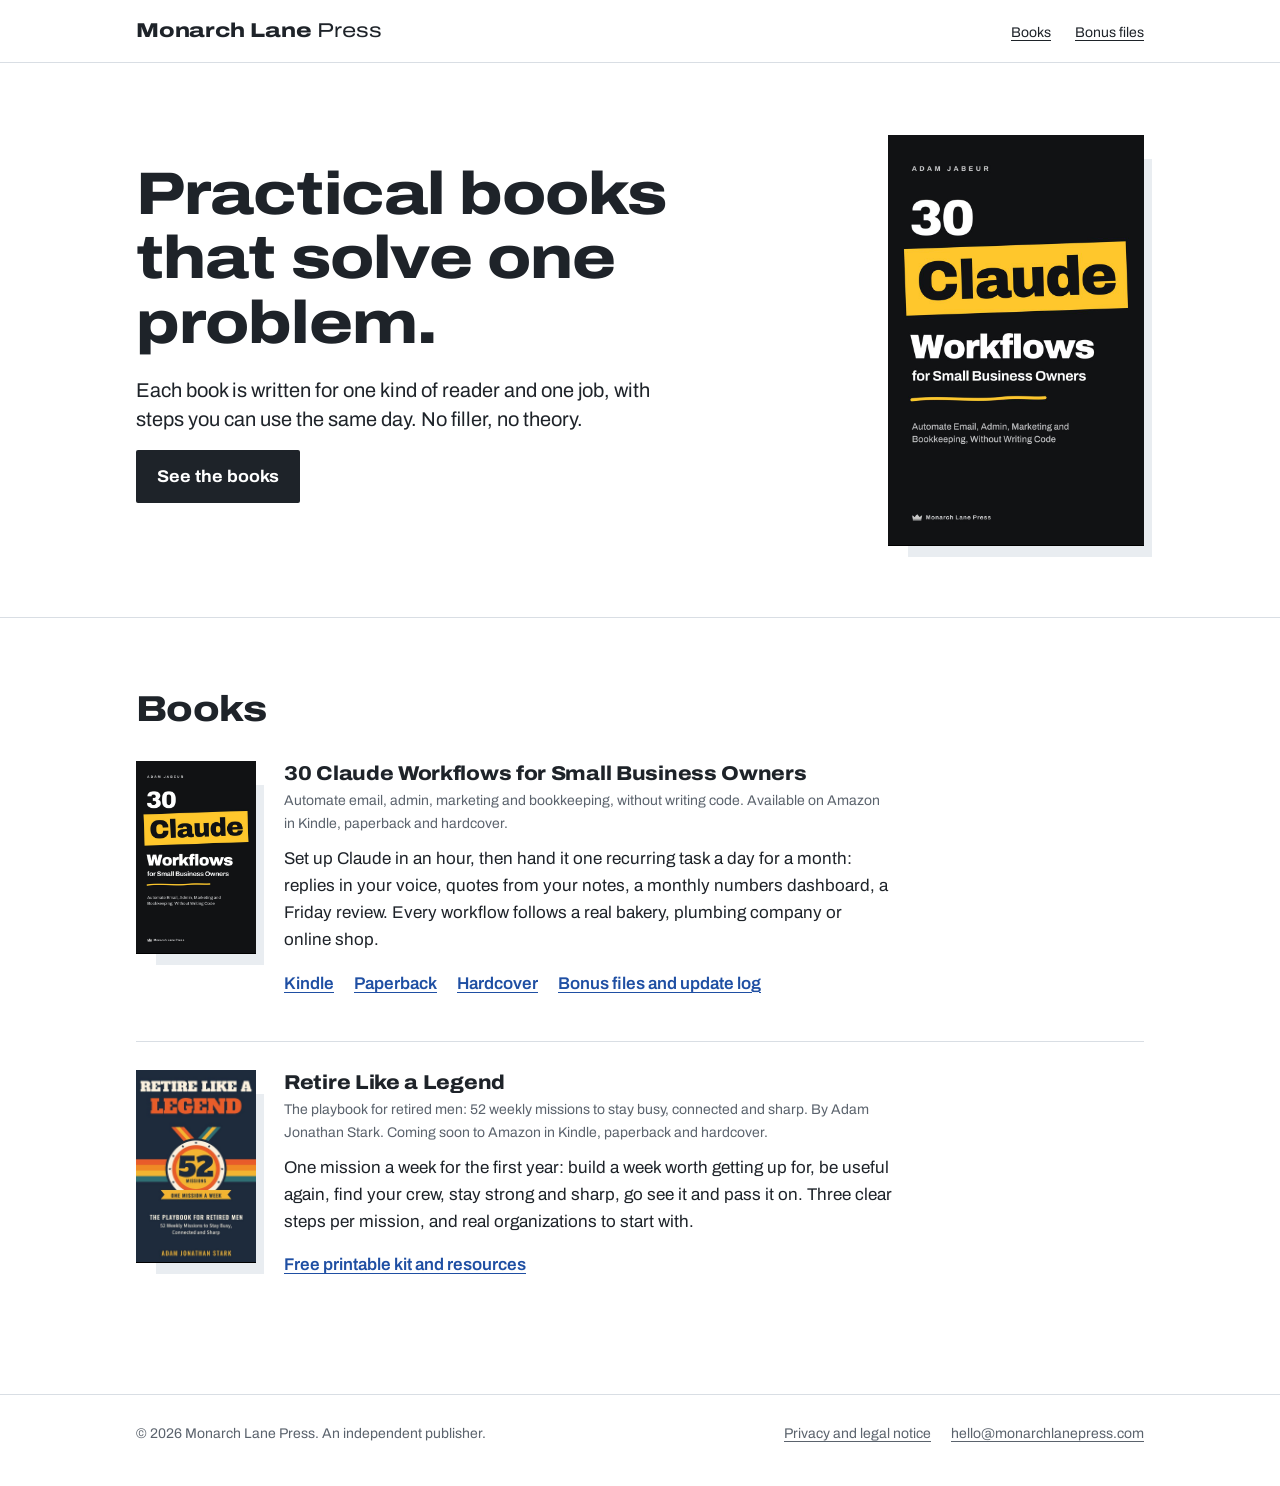
<file: index.html>
<!doctype html>
<html lang="en">
<head>
  <meta charset="utf-8">
  <meta name="viewport" content="width=device-width, initial-scale=1">
  <title>Monarch Lane Press: practical books that solve one problem</title>
  <meta name="description" content="Monarch Lane Press publishes short, practical books. Each one is written for one kind of reader and solves one problem, with steps you can use the same day.">
  <link rel="icon" href="/favicon.svg" type="image/svg+xml">
  <link rel="preload" href="/assets/fonts/archivo-latin-wdth-normal.woff2" as="font" type="font/woff2" crossorigin>
  <link rel="stylesheet" href="/assets/site.css">
</head>
<body>
  <a class="skip" href="#main">Skip to content</a>

  <header class="masthead">
    <div class="wrap">
      <a class="wordmark" href="/">Monarch Lane <span>Press</span></a>
      <nav aria-label="Main">
        <a href="/#books">Books</a>
        <a href="/claude/">Bonus files</a>
      </nav>
    </div>
  </header>

  <main id="main">
    <section>
      <div class="wrap hero">
        <div>
          <h1>Practical books that solve one problem.</h1>
          <p class="lede">Each book is written for one kind of reader and one job, with steps you can use the same day. No filler, no theory.</p>
          <p><a class="button" href="/#books">See the books</a></p>
        </div>
        <a class="cover" href="/claude/" aria-label="30 Claude Workflows for Small Business Owners, bonus files and updates">
          <span class="c-num">30</span>
          <span class="c-label">Claude</span>
          <span class="c-big">Workflows</span>
          <span class="c-title">for Small Business Owners</span>
          <span class="c-sub">Automate Email, Admin, Marketing and Bookkeeping, Without Writing Code</span>
          <span class="c-author">Adam Jabeur</span>
          <img src="/claude/cover.jpg" alt="Cover of 30 Claude Workflows for Small Business Owners by Adam Jabeur" onerror="this.remove()">
        </a>
      </div>
    </section>

    <section id="books">
      <div class="wrap">
        <h2>Books</h2>
        <ul class="books">
          <li class="book">
            <a class="cover small" href="/claude/" tabindex="-1" aria-hidden="true">
              <span class="c-num">30</span>
              <span class="c-label">Claude</span>
              <span class="c-big">Workflows</span>
              <span class="c-title">for Small Business Owners</span>
              <img src="/claude/cover.jpg" alt="" onerror="this.remove()">
            </a>
            <div>
              <h3>30 Claude Workflows for Small Business Owners</h3>
              <p class="status">Automate email, admin, marketing and bookkeeping, without writing code. Available on Amazon in Kindle, paperback and hardcover.</p>
              <p>Set up Claude in an hour, then hand it one recurring task a day for a month: replies in your voice, quotes from your notes, a monthly numbers dashboard, a Friday review. Every workflow follows a real bakery, plumbing company or online shop.</p>
              <p class="actions"><a href="https://www.amazon.com/dp/B0HN92LXKD" rel="noopener">Kindle</a><a href="https://www.amazon.com/dp/B0HN8VG4XS" rel="noopener">Paperback</a><a href="https://www.amazon.com/dp/B0HN99PG1S" rel="noopener">Hardcover</a><a href="/claude/">Bonus files and update log</a></p>
            </div>
          </li>
          <li class="book">
            <a class="cover small" href="/retirement/" tabindex="-1" aria-hidden="true" style="padding:0">
              <img src="/retirement/cover.jpg" alt="">
            </a>
            <div>
              <h3>Retire Like a Legend</h3>
              <p class="status">The playbook for retired men: 52 weekly missions to stay busy, connected and sharp. By Adam Jonathan Stark. Coming soon to Amazon in Kindle, paperback and hardcover.</p>
              <p>One mission a week for the first year: build a week worth getting up for, be useful again, find your crew, stay strong and sharp, go see it and pass it on. Three clear steps per mission, and real organizations to start with.</p>
              <p class="actions"><a href="/retirement/">Free printable kit and resources</a></p>
            </div>
          </li>
        </ul>
      </div>
    </section>
  </main>

  <footer class="footer">
    <div class="wrap">
      <p>&copy; 2026 Monarch Lane Press. An independent publisher.</p>
      <nav aria-label="Footer">
        <a href="/privacy/">Privacy and legal notice</a>
        <a href="mailto:hello@monarchlanepress.com">hello@monarchlanepress.com</a>
      </nav>
    </div>
  </footer>
</body>
</html>
</file>
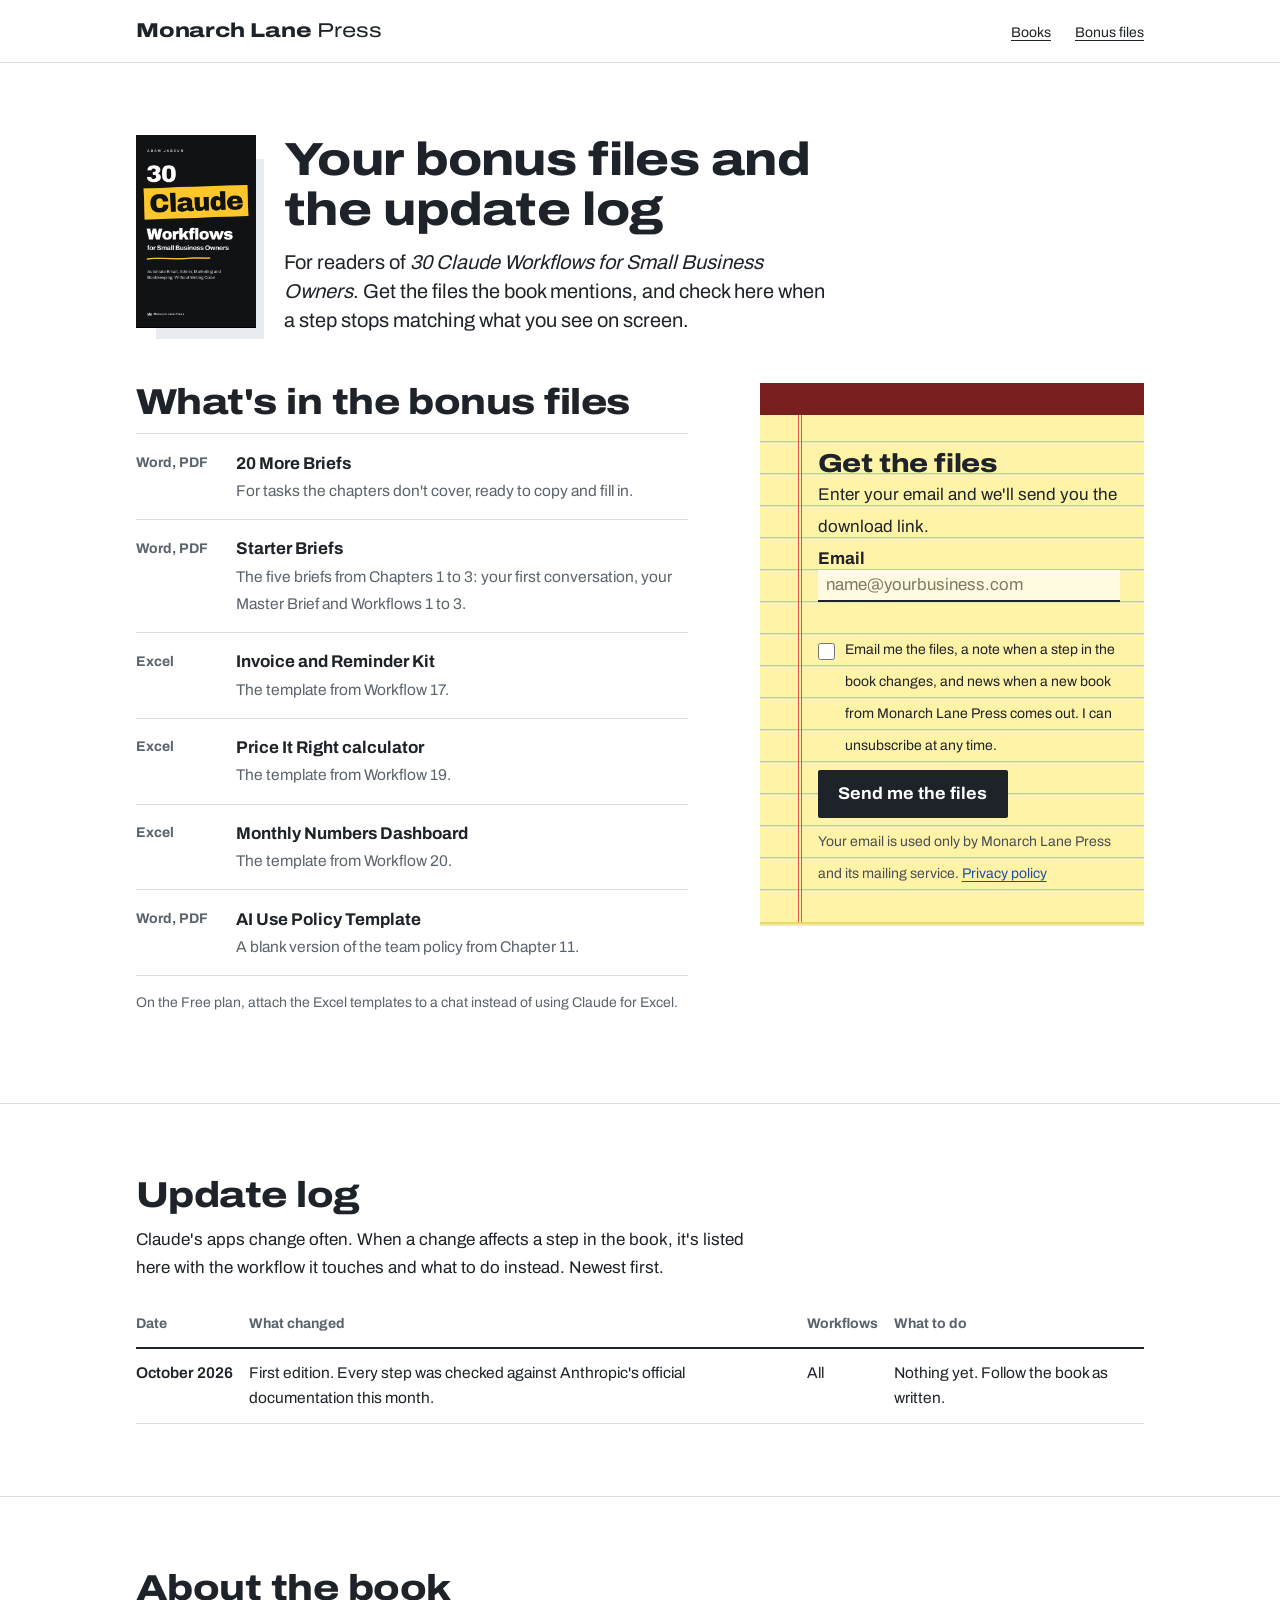
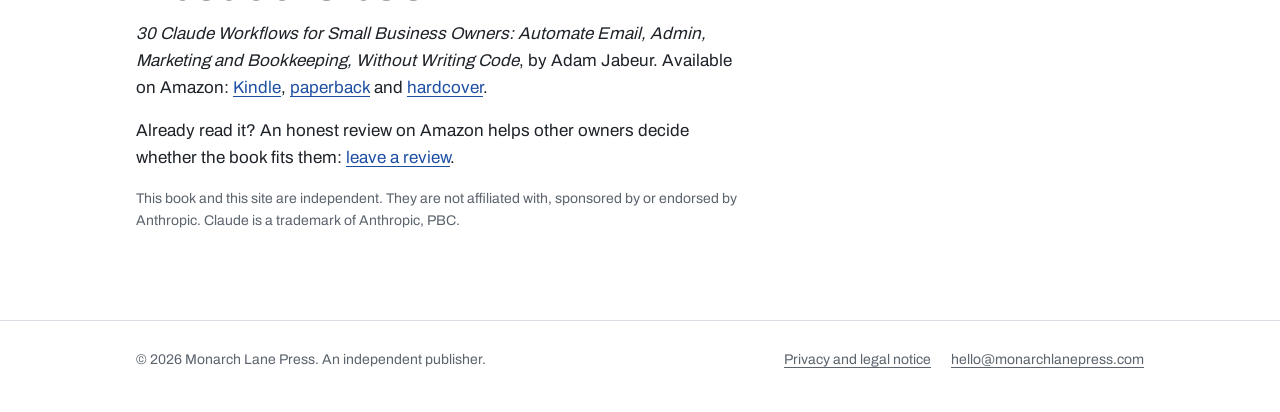
<file: claude/index.html>
<!doctype html>
<html lang="en">
<head>
  <meta charset="utf-8">
  <meta name="viewport" content="width=device-width, initial-scale=1">
  <title>30 Claude Workflows for Small Business Owners: bonus files and update log</title>
  <meta name="description" content="Free bonus files for readers of 30 Claude Workflows for Small Business Owners: 20 more briefs, the starter briefs, three Excel templates and a team policy template. Plus the update log.">
  <link rel="icon" href="/favicon.svg" type="image/svg+xml">
  <link rel="preload" href="/assets/fonts/archivo-latin-wdth-normal.woff2" as="font" type="font/woff2" crossorigin>
  <link rel="stylesheet" href="/assets/site.css">
</head>
<body>
  <a class="skip" href="#main">Skip to content</a>

  <header class="masthead">
    <div class="wrap">
      <a class="wordmark" href="/">Monarch Lane <span>Press</span></a>
      <nav aria-label="Main">
        <a href="/#books">Books</a>
        <a href="/claude/" aria-current="page">Bonus files</a>
      </nav>
    </div>
  </header>

  <main id="main">
    <section>
      <div class="wrap">
        <div class="reader-head">
          <div class="cover small" aria-hidden="true">
            <span class="c-num">30</span>
            <span class="c-label">Claude</span>
            <span class="c-big">Workflows</span>
            <span class="c-title">for Small Business Owners</span>
            <img src="/claude/cover.jpg" alt="" onerror="this.remove()">
          </div>
          <div>
            <h1>Your bonus files and the update log</h1>
            <p class="lede">For readers of <em>30 Claude Workflows for Small Business Owners</em>. Get the files the book mentions, and check here when a step stops matching what you see on screen.</p>
          </div>
        </div>

        <div class="reader">
          <div>
            <h2>What's in the bonus files</h2>
            <ul class="inside">
              <li>
                <span class="fmt">Word, PDF</span>
                <span><strong>20 More Briefs</strong><span class="desc">For tasks the chapters don't cover, ready to copy and fill in.</span></span>
              </li>
              <li>
                <span class="fmt">Word, PDF</span>
                <span><strong>Starter Briefs</strong><span class="desc">The five briefs from Chapters 1 to 3: your first conversation, your Master Brief and Workflows 1 to 3.</span></span>
              </li>
              <li>
                <span class="fmt">Excel</span>
                <span><strong>Invoice and Reminder Kit</strong><span class="desc">The template from Workflow 17.</span></span>
              </li>
              <li>
                <span class="fmt">Excel</span>
                <span><strong>Price It Right calculator</strong><span class="desc">The template from Workflow 19.</span></span>
              </li>
              <li>
                <span class="fmt">Excel</span>
                <span><strong>Monthly Numbers Dashboard</strong><span class="desc">The template from Workflow 20.</span></span>
              </li>
              <li>
                <span class="fmt">Word, PDF</span>
                <span><strong>AI Use Policy Template</strong><span class="desc">A blank version of the team policy from Chapter 11.</span></span>
              </li>
            </ul>
            <p class="small" style="margin-top:1rem">On the Free plan, attach the Excel templates to a chat instead of using Claude for Excel.</p>
          </div>

          <form class="pad" id="signup" data-signup data-label="Send me the files"
                data-done="Almost done. Open the email from Monarch Lane Press (hello@monarchlanepress.com) and click the confirmation link. Your files are one click away. Nothing after a few minutes? Check your spam or promotions folder."
                novalidate>
            <div class="pad-top" aria-hidden="true"></div>
            <h2>Get the files</h2>
            <p>Enter your email and we'll send you the download link.</p>
            <label for="email">Email</label>
            <input id="email" type="email" name="email" autocomplete="email" required placeholder="name@yourbusiness.com">
            <label class="consent">
              <input type="checkbox" name="consent" required>
              <span>Email me the files, a note when a step in the book changes, and news when a new book from Monarch Lane Press comes out. I can unsubscribe at any time.</span>
            </label>
            <div class="hp" aria-hidden="true">
              <label for="company">Company</label>
              <input id="company" type="text" name="company" tabindex="-1" autocomplete="off">
            </div>
            <button class="button" type="submit">Send me the files</button>
            <p class="msg" role="status" aria-live="polite"></p>
            <p class="fine">Your email is used only by Monarch Lane Press and its mailing service. <a href="/privacy/">Privacy policy</a></p>
          </form>
        </div>
      </div>
    </section>

    <section id="updates">
      <div class="wrap">
        <h2>Update log</h2>
        <p>Claude's apps change often. When a change affects a step in the book, it's listed here with the workflow it touches and what to do instead. Newest first.</p>
        <table class="log">
          <thead>
            <tr>
              <th scope="col">Date</th>
              <th scope="col">What changed</th>
              <th scope="col">Workflows</th>
              <th scope="col">What to do</th>
            </tr>
          </thead>
          <tbody>
            <tr>
              <td data-label="Date">October 2026</td>
              <td data-label="What changed">First edition. Every step was checked against Anthropic's official documentation this month.</td>
              <td data-label="Workflows">All</td>
              <td data-label="What to do">Nothing yet. Follow the book as written.</td>
            </tr>
          </tbody>
        </table>
      </div>
    </section>

    <section>
      <div class="wrap">
        <h2>About the book</h2>
        <p><em>30 Claude Workflows for Small Business Owners: Automate Email, Admin, Marketing and Bookkeeping, Without Writing Code</em>, by Adam Jabeur. Available on Amazon: <a href="https://www.amazon.com/dp/B0HN92LXKD" rel="noopener">Kindle</a>, <a href="https://www.amazon.com/dp/B0HN8VG4XS" rel="noopener">paperback</a> and <a href="https://www.amazon.com/dp/B0HN99PG1S" rel="noopener">hardcover</a>.</p>
        <p>Already read it? An honest review on Amazon helps other owners decide whether the book fits them: <a href="https://www.amazon.com/review/create-review?asin=B0HN92LXKD" rel="noopener">leave a review</a>.</p>
        <p class="small">This book and this site are independent. They are not affiliated with, sponsored by or endorsed by Anthropic. Claude is a trademark of Anthropic, PBC.</p>
      </div>
    </section>
  </main>

  <footer class="footer">
    <div class="wrap">
      <p>&copy; 2026 Monarch Lane Press. An independent publisher.</p>
      <nav aria-label="Footer">
        <a href="/privacy/">Privacy and legal notice</a>
        <a href="mailto:hello@monarchlanepress.com">hello@monarchlanepress.com</a>
      </nav>
    </div>
  </footer>
  <script src="/assets/signup.js" defer></script>
</body>
</html>
</file>
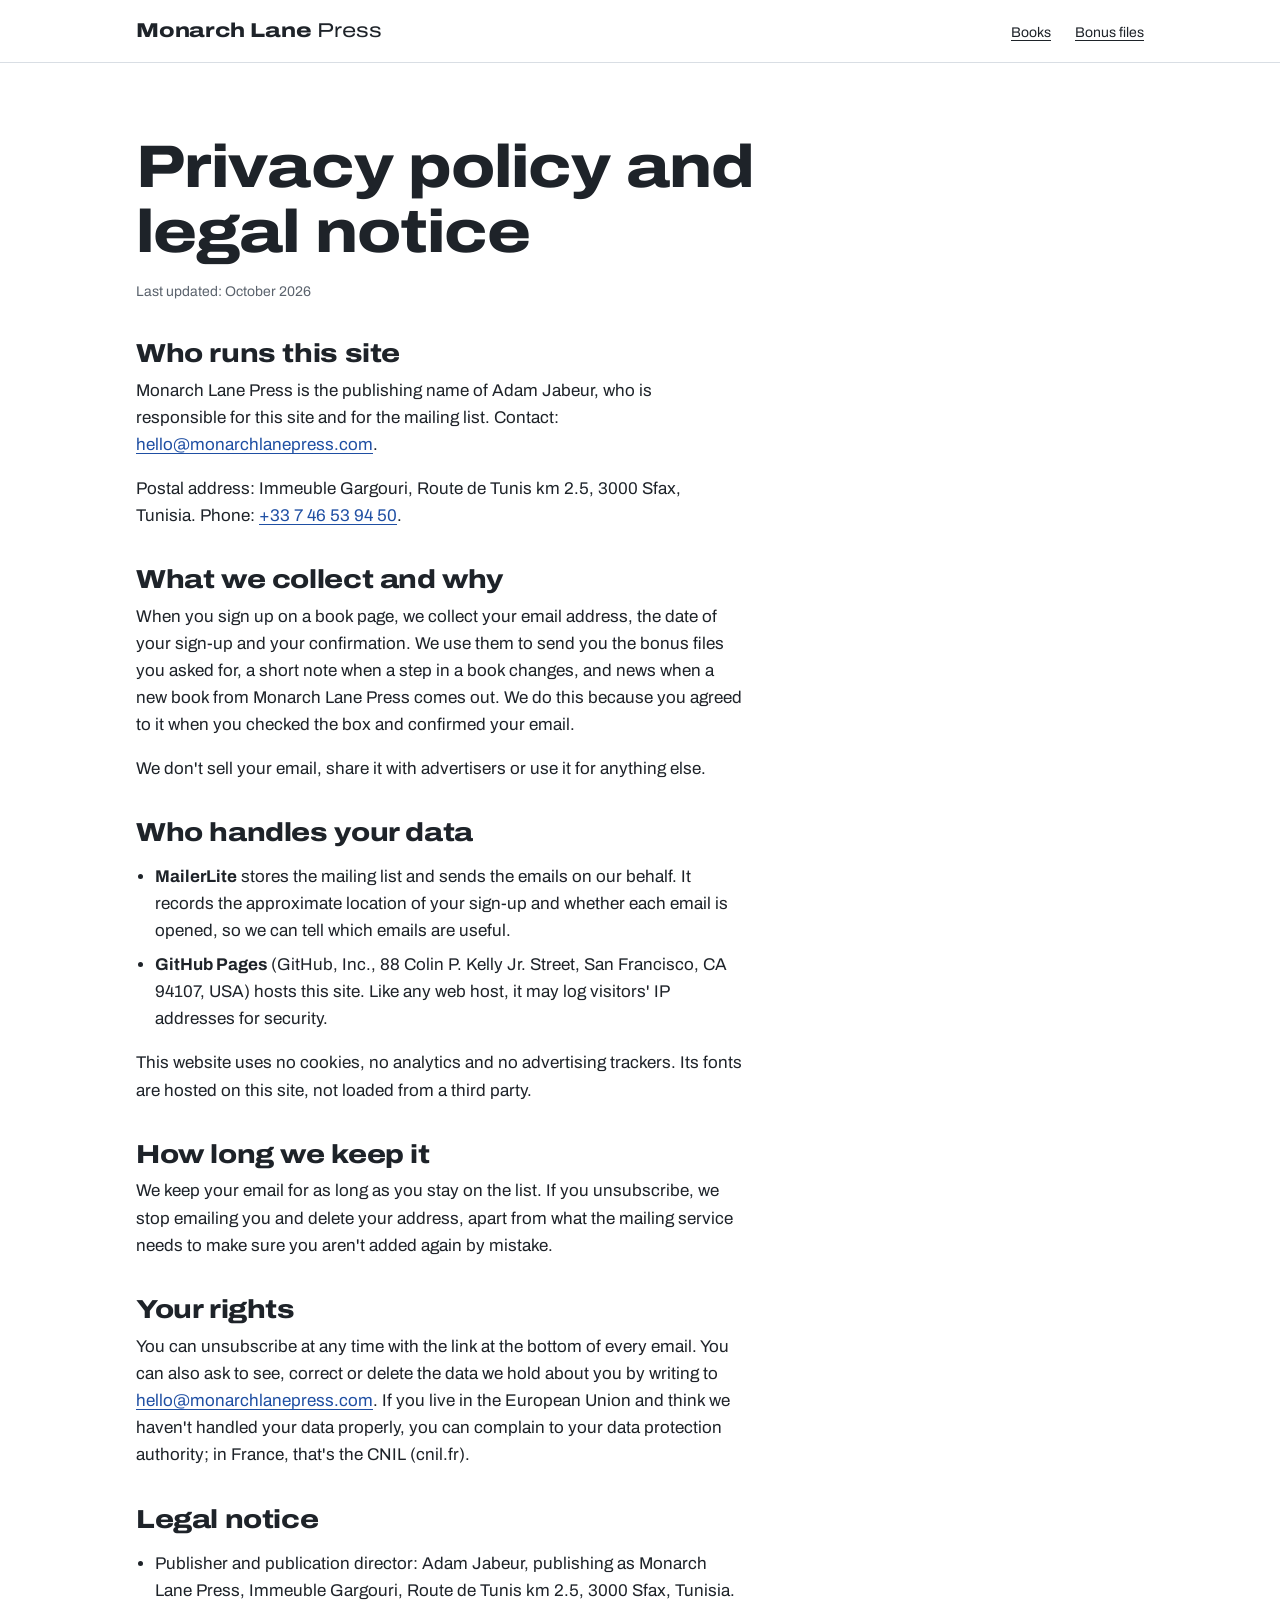
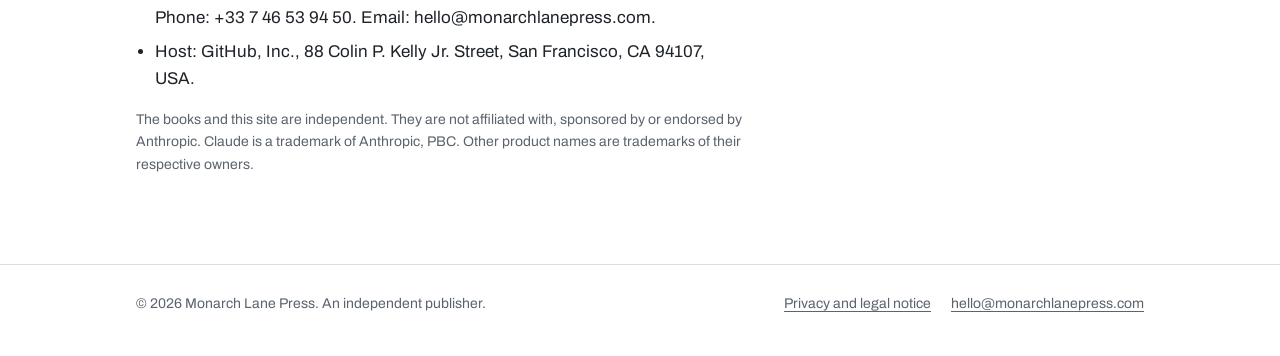
<file: privacy/index.html>
<!doctype html>
<html lang="en">
<head>
  <meta charset="utf-8">
  <meta name="viewport" content="width=device-width, initial-scale=1">
  <title>Privacy policy and legal notice: Monarch Lane Press</title>
  <link rel="icon" href="/favicon.svg" type="image/svg+xml">
  <link rel="preload" href="/assets/fonts/archivo-latin-wdth-normal.woff2" as="font" type="font/woff2" crossorigin>
  <link rel="stylesheet" href="/assets/site.css">
</head>
<body>
  <a class="skip" href="#main">Skip to content</a>

  <header class="masthead">
    <div class="wrap">
      <a class="wordmark" href="/">Monarch Lane <span>Press</span></a>
      <nav aria-label="Main">
        <a href="/#books">Books</a>
        <a href="/claude/">Bonus files</a>
      </nav>
    </div>
  </header>

  <main id="main">
    <section>
      <div class="wrap prose">
        <h1>Privacy policy and legal notice</h1>
        <p class="small">Last updated: October 2026</p>

        <h2>Who runs this site</h2>
        <p>Monarch Lane Press is the publishing name of Adam Jabeur, who is responsible for this site and for the mailing list. Contact: <a href="mailto:hello@monarchlanepress.com">hello@monarchlanepress.com</a>.</p>
        <p>Postal address: Immeuble Gargouri, Route de Tunis km 2.5, 3000 Sfax, Tunisia. Phone: <a href="tel:+33746539450">+33 7 46 53 94 50</a>.</p>

        <h2>What we collect and why</h2>
        <p>When you sign up on a book page, we collect your email address, the date of your sign-up and your confirmation. We use them to send you the bonus files you asked for, a short note when a step in a book changes, and news when a new book from Monarch Lane Press comes out. We do this because you agreed to it when you checked the box and confirmed your email.</p>
        <p>We don't sell your email, share it with advertisers or use it for anything else.</p>

        <h2>Who handles your data</h2>
        <ul>
          <li><strong>MailerLite</strong> stores the mailing list and sends the emails on our behalf. It records the approximate location of your sign-up and whether each email is opened, so we can tell which emails are useful.</li>
          <li><strong>GitHub Pages</strong> (GitHub, Inc., 88 Colin P. Kelly Jr. Street, San Francisco, CA 94107, USA) hosts this site. Like any web host, it may log visitors' IP addresses for security.</li>
        </ul>
        <p>This website uses no cookies, no analytics and no advertising trackers. Its fonts are hosted on this site, not loaded from a third party.</p>

        <h2>How long we keep it</h2>
        <p>We keep your email for as long as you stay on the list. If you unsubscribe, we stop emailing you and delete your address, apart from what the mailing service needs to make sure you aren't added again by mistake.</p>

        <h2>Your rights</h2>
        <p>You can unsubscribe at any time with the link at the bottom of every email. You can also ask to see, correct or delete the data we hold about you by writing to <a href="mailto:hello@monarchlanepress.com">hello@monarchlanepress.com</a>. If you live in the European Union and think we haven't handled your data properly, you can complain to your data protection authority; in France, that's the CNIL (cnil.fr).</p>

        <h2>Legal notice</h2>
        <ul>
          <li>Publisher and publication director: Adam Jabeur, publishing as Monarch Lane Press, Immeuble Gargouri, Route de Tunis km 2.5, 3000 Sfax, Tunisia. Phone: +33 7 46 53 94 50. Email: hello@monarchlanepress.com.</li>
          <li>Host: GitHub, Inc., 88 Colin P. Kelly Jr. Street, San Francisco, CA 94107, USA.</li>
        </ul>
        <p class="small">The books and this site are independent. They are not affiliated with, sponsored by or endorsed by Anthropic. Claude is a trademark of Anthropic, PBC. Other product names are trademarks of their respective owners.</p>
      </div>
    </section>
  </main>

  <footer class="footer">
    <div class="wrap">
      <p>&copy; 2026 Monarch Lane Press. An independent publisher.</p>
      <nav aria-label="Footer">
        <a href="/privacy/" aria-current="page">Privacy and legal notice</a>
        <a href="mailto:hello@monarchlanepress.com">hello@monarchlanepress.com</a>
      </nav>
    </div>
  </footer>
</body>
</html>
</file>
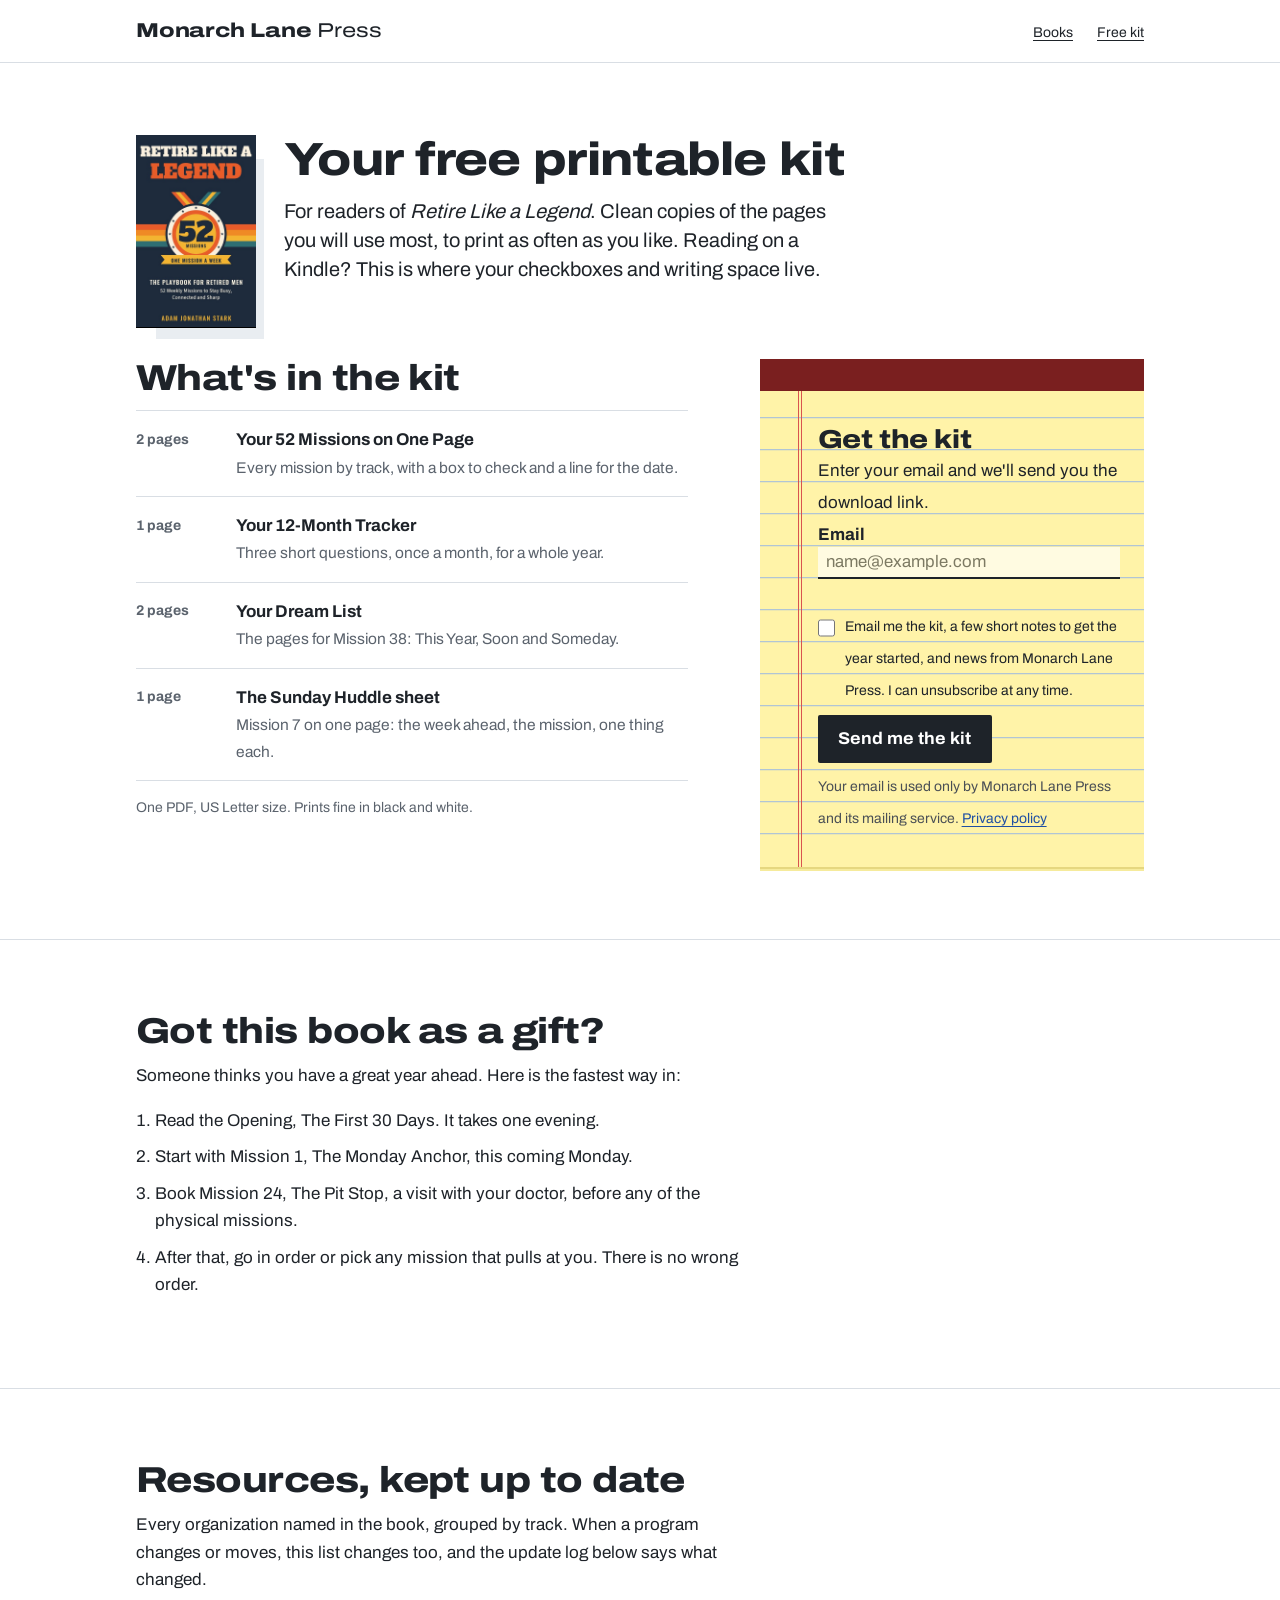
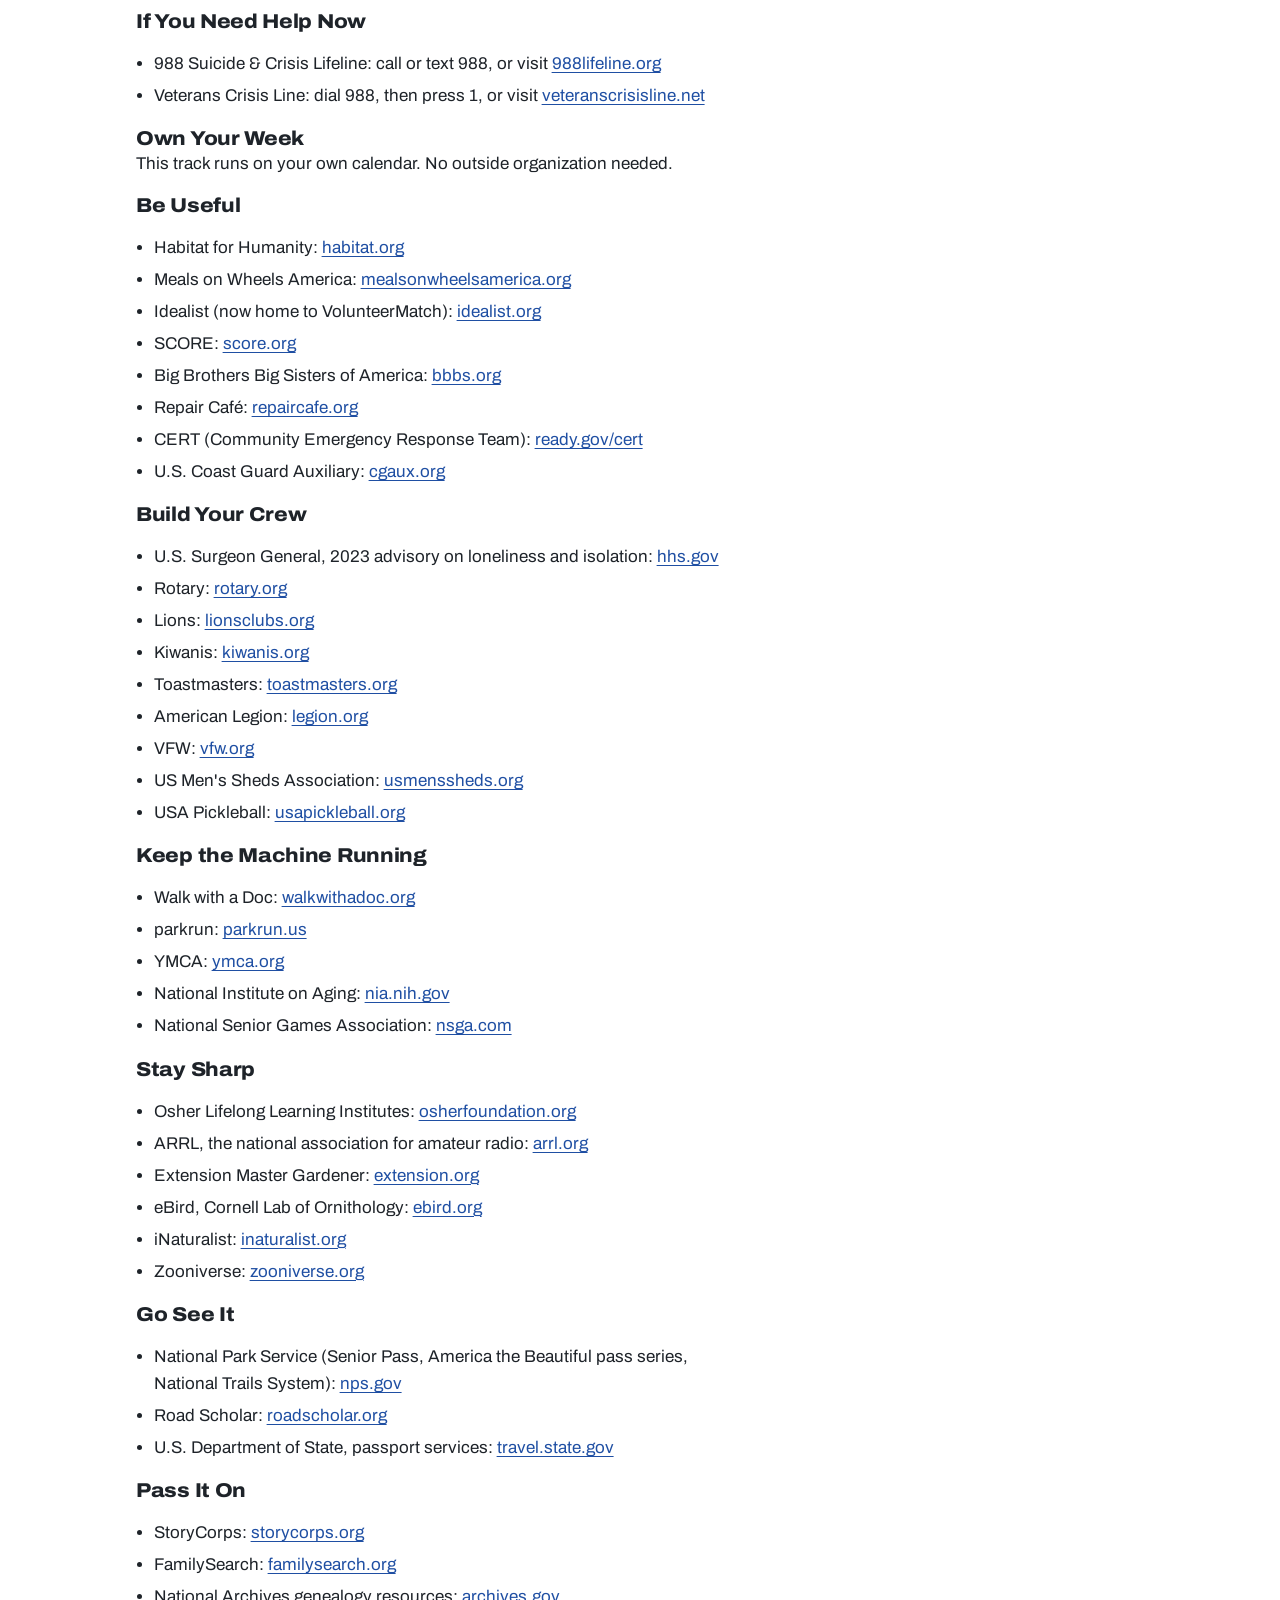
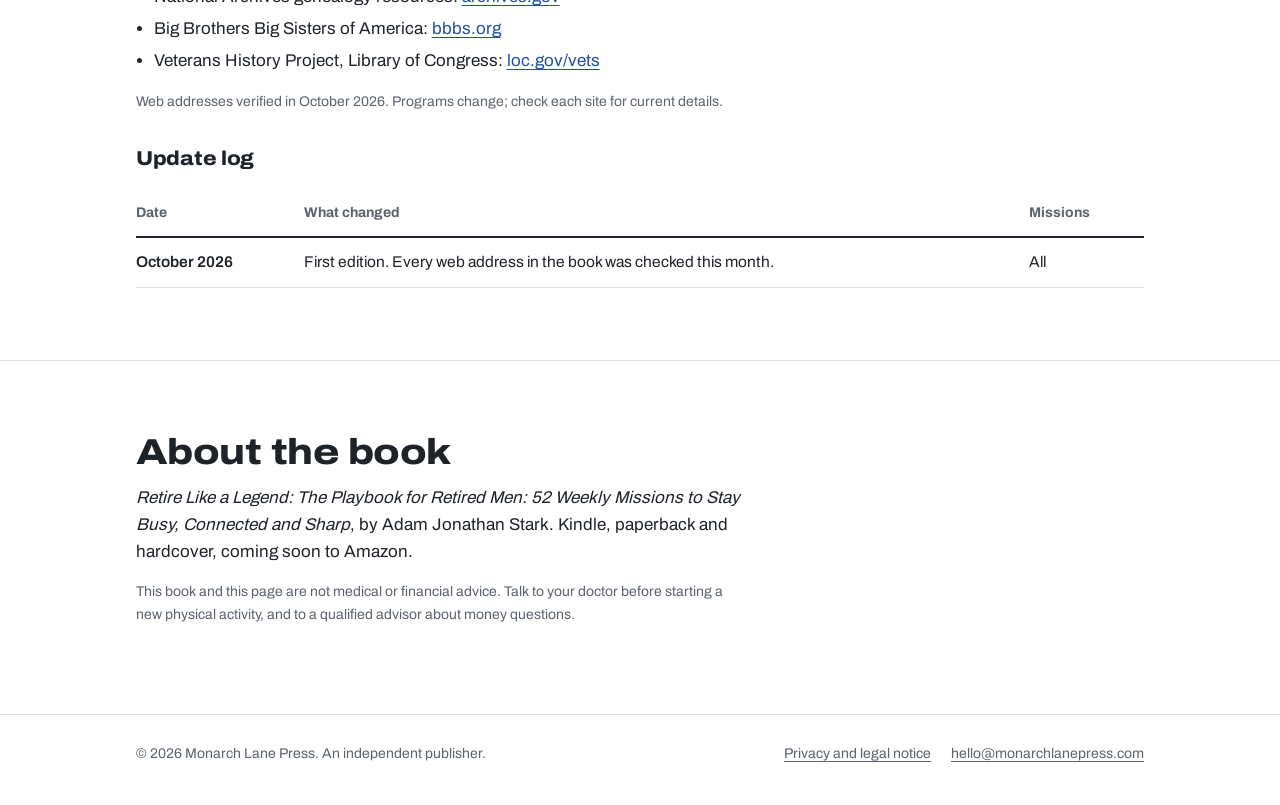
<file: retirement/index.html>
<!doctype html>
<html lang="en">
<head>
  <meta charset="utf-8">
  <meta name="viewport" content="width=device-width, initial-scale=1">
  <title>Retire Like a Legend: free printable kit and resources</title>
  <meta name="description" content="Free printable kit for readers of Retire Like a Legend: the 52 missions on one page, a 12-month tracker, the Dream List and the Sunday Huddle sheet. Plus every resource from the book, kept up to date.">
  <link rel="icon" href="/favicon.svg" type="image/svg+xml">
  <link rel="preload" href="/assets/fonts/archivo-latin-wdth-normal.woff2" as="font" type="font/woff2" crossorigin>
  <link rel="stylesheet" href="/assets/site.css">
  <style>
    .cover.photo { padding: 0; background: #1e2b3c; }
    .res { max-width: var(--measure); padding-left: 1.1rem; }
    .res li { margin-bottom: 0.3rem; }
    .start { max-width: var(--measure); padding-left: 1.2rem; }
    .start li { margin-bottom: 0.6rem; }
  </style>
</head>
<body>
  <a class="skip" href="#main">Skip to content</a>
  <header class="masthead">
    <div class="wrap">
      <a class="wordmark" href="/">Monarch Lane <span>Press</span></a>
      <nav aria-label="Main">
        <a href="/#books">Books</a>
        <a href="/retirement/" aria-current="page">Free kit</a>
      </nav>
    </div>
  </header>
  <main id="main">
    <section>
      <div class="wrap">
        <div class="reader-head">
          <div class="cover small photo">
            <img src="/retirement/cover.jpg" alt="Cover of Retire Like a Legend by Adam Jonathan Stark">
          </div>
          <div>
            <h1>Your free printable kit</h1>
            <p class="lede">For readers of <em>Retire Like a Legend</em>. Clean copies of the pages you will use most, to print as often as you like. Reading on a Kindle? This is where your checkboxes and writing space live.</p>
          </div>
        </div>

        <div class="reader">
          <div>
            <h2>What's in the kit</h2>
            <ul class="inside">
              <li>
                <span class="fmt">2 pages</span>
                <span><strong>Your 52 Missions on One Page</strong><span class="desc">Every mission by track, with a box to check and a line for the date.</span></span>
              </li>
              <li>
                <span class="fmt">1 page</span>
                <span><strong>Your 12-Month Tracker</strong><span class="desc">Three short questions, once a month, for a whole year.</span></span>
              </li>
              <li>
                <span class="fmt">2 pages</span>
                <span><strong>Your Dream List</strong><span class="desc">The pages for Mission 38: This Year, Soon and Someday.</span></span>
              </li>
              <li>
                <span class="fmt">1 page</span>
                <span><strong>The Sunday Huddle sheet</strong><span class="desc">Mission 7 on one page: the week ahead, the mission, one thing each.</span></span>
              </li>
            </ul>
            <p class="small" style="margin-top:1rem">One PDF, US Letter size. Prints fine in black and white.</p>
          </div>

          <form class="pad" id="signup" data-signup data-label="Send me the kit" data-ml-form="201526525128869184"
                data-done="Almost done. Open the email from Monarch Lane Press (hello@monarchlanepress.com) and click the confirmation link. Your kit arrives in a second email a minute later. Nothing after a few minutes? Check your spam or promotions folder."
                novalidate>
            <div class="pad-top" aria-hidden="true"></div>
            <h2>Get the kit</h2>
            <p>Enter your email and we'll send you the download link.</p>
            <label for="email">Email</label>
            <input id="email" type="email" name="email" autocomplete="email" required placeholder="name@example.com">
            <label class="consent">
              <input type="checkbox" name="consent" required>
              <span>Email me the kit, a few short notes to get the year started, and news from Monarch Lane Press. I can unsubscribe at any time.</span>
            </label>
            <div class="hp" aria-hidden="true">
              <label for="company">Company</label>
              <input id="company" type="text" name="company" tabindex="-1" autocomplete="off">
            </div>
            <button class="button" type="submit">Send me the kit</button>
            <p class="msg" role="status" aria-live="polite"></p>
            <p class="fine">Your email is used only by Monarch Lane Press and its mailing service. <a href="/privacy/">Privacy policy</a></p>
          </form>
        </div>
      </div>
    </section>

    <section id="gift">
      <div class="wrap">
        <h2>Got this book as a gift?</h2>
        <p>Someone thinks you have a great year ahead. Here is the fastest way in:</p>
        <ol class="start">
          <li>Read the Opening, The First 30 Days. It takes one evening.</li>
          <li>Start with Mission 1, The Monday Anchor, this coming Monday.</li>
          <li>Book Mission 24, The Pit Stop, a visit with your doctor, before any of the physical missions.</li>
          <li>After that, go in order or pick any mission that pulls at you. There is no wrong order.</li>
        </ol>
      </div>
    </section>

    <section id="resources">
      <div class="wrap">
        <h2>Resources, kept up to date</h2>
        <p>Every organization named in the book, grouped by track. When a program changes or moves, this list changes too, and the update log below says what changed.</p>
        <h3>If You Need Help Now</h3>
<ul class="res"><li>988 Suicide &amp; Crisis Lifeline: call or text 988, or visit <a href="https://988lifeline.org">988lifeline.org</a></li><li>Veterans Crisis Line: dial 988, then press 1, or visit <a href="https://veteranscrisisline.net">veteranscrisisline.net</a></li></ul>
<h3>Own Your Week</h3>
<p>This track runs on your own calendar. No outside organization needed.</p>
<h3>Be Useful</h3>
<ul class="res"><li>Habitat for Humanity: <a href="https://habitat.org">habitat.org</a></li><li>Meals on Wheels America: <a href="https://mealsonwheelsamerica.org">mealsonwheelsamerica.org</a></li><li>Idealist (now home to VolunteerMatch): <a href="https://idealist.org">idealist.org</a></li><li>SCORE: <a href="https://score.org">score.org</a></li><li>Big Brothers Big Sisters of America: <a href="https://bbbs.org">bbbs.org</a></li><li>Repair Café: <a href="https://repaircafe.org">repaircafe.org</a></li><li>CERT (Community Emergency Response Team): <a href="https://ready.gov/cert">ready.gov/cert</a></li><li>U.S. Coast Guard Auxiliary: <a href="https://cgaux.org">cgaux.org</a></li></ul>
<h3>Build Your Crew</h3>
<ul class="res"><li>U.S. Surgeon General, 2023 advisory on loneliness and isolation: <a href="https://hhs.gov">hhs.gov</a></li><li>Rotary: <a href="https://rotary.org">rotary.org</a></li><li>Lions: <a href="https://lionsclubs.org">lionsclubs.org</a></li><li>Kiwanis: <a href="https://kiwanis.org">kiwanis.org</a></li><li>Toastmasters: <a href="https://toastmasters.org">toastmasters.org</a></li><li>American Legion: <a href="https://legion.org">legion.org</a></li><li>VFW: <a href="https://vfw.org">vfw.org</a></li><li>US Men's Sheds Association: <a href="https://usmenssheds.org">usmenssheds.org</a></li><li>USA Pickleball: <a href="https://usapickleball.org">usapickleball.org</a></li></ul>
<h3>Keep the Machine Running</h3>
<ul class="res"><li>Walk with a Doc: <a href="https://walkwithadoc.org">walkwithadoc.org</a></li><li>parkrun: <a href="https://parkrun.us">parkrun.us</a></li><li>YMCA: <a href="https://ymca.org">ymca.org</a></li><li>National Institute on Aging: <a href="https://nia.nih.gov">nia.nih.gov</a></li><li>National Senior Games Association: <a href="https://nsga.com">nsga.com</a></li></ul>
<h3>Stay Sharp</h3>
<ul class="res"><li>Osher Lifelong Learning Institutes: <a href="https://osherfoundation.org">osherfoundation.org</a></li><li>ARRL, the national association for amateur radio: <a href="https://arrl.org">arrl.org</a></li><li>Extension Master Gardener: <a href="https://extension.org">extension.org</a></li><li>eBird, Cornell Lab of Ornithology: <a href="https://ebird.org">ebird.org</a></li><li>iNaturalist: <a href="https://inaturalist.org">inaturalist.org</a></li><li>Zooniverse: <a href="https://zooniverse.org">zooniverse.org</a></li></ul>
<h3>Go See It</h3>
<ul class="res"><li>National Park Service (Senior Pass, America the Beautiful pass series, National Trails System): <a href="https://nps.gov">nps.gov</a></li><li>Road Scholar: <a href="https://roadscholar.org">roadscholar.org</a></li><li>U.S. Department of State, passport services: <a href="https://travel.state.gov">travel.state.gov</a></li></ul>
<h3>Pass It On</h3>
<ul class="res"><li>StoryCorps: <a href="https://storycorps.org">storycorps.org</a></li><li>FamilySearch: <a href="https://familysearch.org">familysearch.org</a></li><li>National Archives genealogy resources: <a href="https://archives.gov">archives.gov</a></li><li>Big Brothers Big Sisters of America: <a href="https://bbbs.org">bbbs.org</a></li><li>Veterans History Project, Library of Congress: <a href="https://loc.gov/vets">loc.gov/vets</a></li></ul>
        <p class="small" style="margin-top:1rem">Web addresses verified in October 2026. Programs change; check each site for current details.</p>

        <h3 style="margin-top:2rem">Update log</h3>
        <table class="log">
          <thead>
            <tr>
              <th scope="col">Date</th>
              <th scope="col">What changed</th>
              <th scope="col">Missions</th>
            </tr>
          </thead>
          <tbody>
            <tr>
              <td data-label="Date">October 2026</td>
              <td data-label="What changed">First edition. Every web address in the book was checked this month.</td>
              <td data-label="Missions">All</td>
            </tr>
          </tbody>
        </table>
      </div>
    </section>

    <section>
      <div class="wrap">
        <h2>About the book</h2>
        <p><em>Retire Like a Legend: The Playbook for Retired Men: 52 Weekly Missions to Stay Busy, Connected and Sharp</em>, by Adam Jonathan Stark. Kindle, paperback and hardcover, coming soon to Amazon.</p>
        <p class="small">This book and this page are not medical or financial advice. Talk to your doctor before starting a new physical activity, and to a qualified advisor about money questions.</p>
      </div>
    </section>
  </main>
  <footer class="footer">
    <div class="wrap">
      <p>&copy; 2026 Monarch Lane Press. An independent publisher.</p>
      <nav aria-label="Footer">
        <a href="/privacy/">Privacy and legal notice</a>
        <a href="mailto:hello@monarchlanepress.com">hello@monarchlanepress.com</a>
      </nav>
    </div>
  </footer>
  <script src="/assets/signup.js" defer></script>
</body>
</html>
</file>
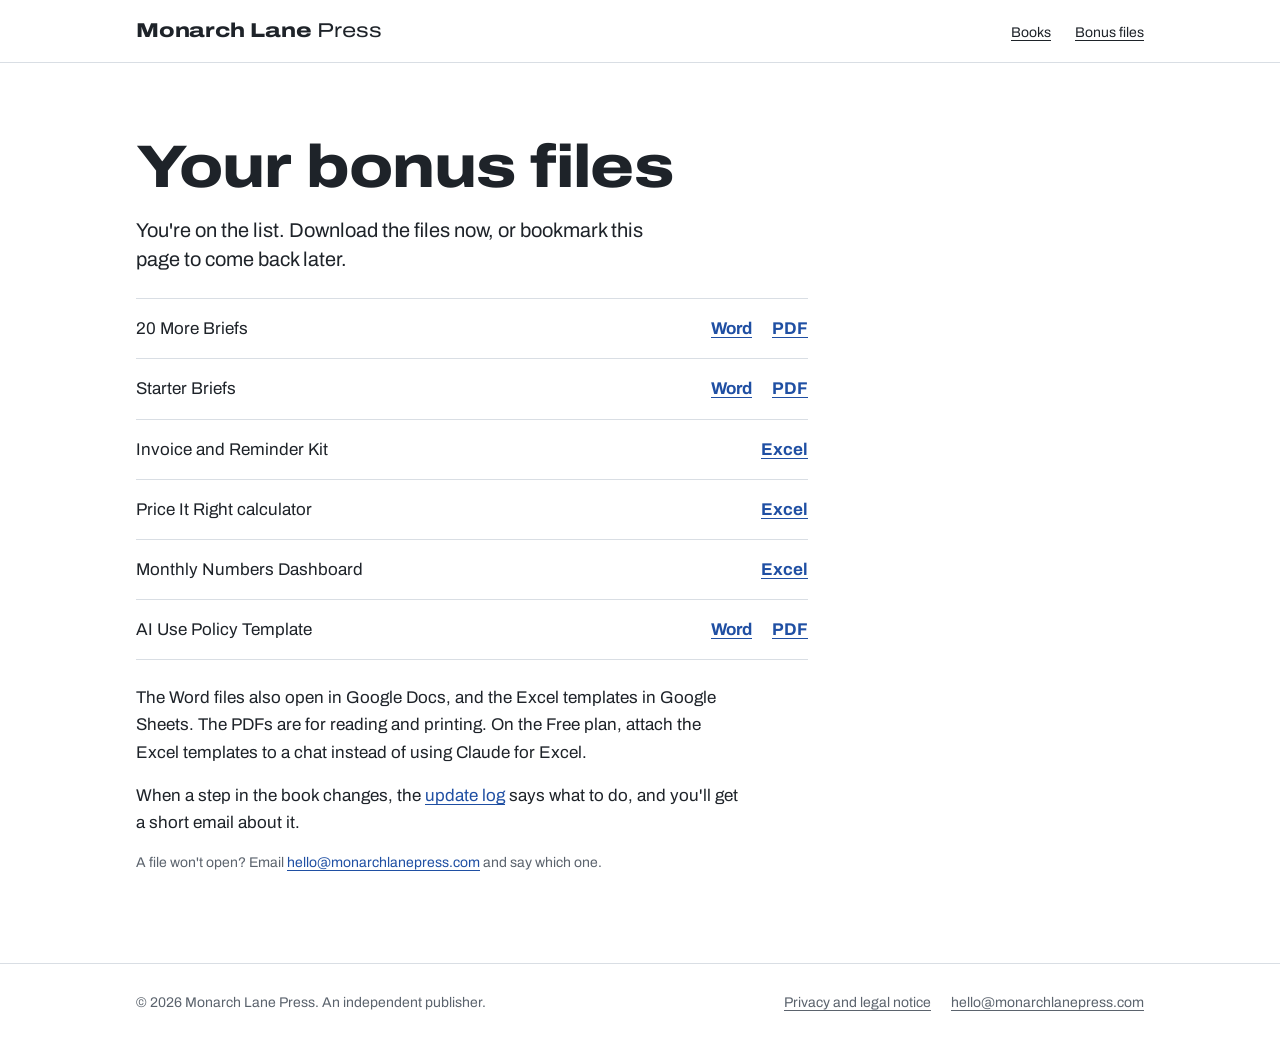
<file: claude/files/index.html>
<!doctype html>
<html lang="en">
<head>
  <meta charset="utf-8">
  <meta name="viewport" content="width=device-width, initial-scale=1">
  <meta name="robots" content="noindex, nofollow">
  <title>Your bonus files: 30 Claude Workflows for Small Business Owners</title>
  <link rel="icon" href="/favicon.svg" type="image/svg+xml">
  <link rel="preload" href="/assets/fonts/archivo-latin-wdth-normal.woff2" as="font" type="font/woff2" crossorigin>
  <link rel="stylesheet" href="/assets/site.css">
</head>
<body>
  <a class="skip" href="#main">Skip to content</a>

  <header class="masthead">
    <div class="wrap">
      <a class="wordmark" href="/">Monarch Lane <span>Press</span></a>
      <nav aria-label="Main">
        <a href="/#books">Books</a>
        <a href="/claude/">Bonus files</a>
      </nav>
    </div>
  </header>

  <main id="main">
    <section>
      <div class="wrap">
        <h1>Your bonus files</h1>
        <p class="lede">You're on the list. Download the files now, or bookmark this page to come back later.</p>
        <ul class="downloads">
          <li><span>20 More Briefs</span> <span class="dl"><a href="/claude/files/20-more-briefs.docx" download aria-label="Download 20 More Briefs, Word file">Word</a> <a href="/claude/files/20-more-briefs.pdf" download aria-label="Download 20 More Briefs, PDF file">PDF</a></span></li>
          <li><span>Starter Briefs</span> <span class="dl"><a href="/claude/files/starter-briefs.docx" download aria-label="Download Starter Briefs, Word file">Word</a> <a href="/claude/files/starter-briefs.pdf" download aria-label="Download Starter Briefs, PDF file">PDF</a></span></li>
          <li><span>Invoice and Reminder Kit</span> <span class="dl"><a href="/claude/files/invoice-and-reminder-kit.xlsx" download aria-label="Download Invoice and Reminder Kit, Excel file">Excel</a></span></li>
          <li><span>Price It Right calculator</span> <span class="dl"><a href="/claude/files/price-it-right-calculator.xlsx" download aria-label="Download Price It Right calculator, Excel file">Excel</a></span></li>
          <li><span>Monthly Numbers Dashboard</span> <span class="dl"><a href="/claude/files/monthly-numbers-dashboard.xlsx" download aria-label="Download Monthly Numbers Dashboard, Excel file">Excel</a></span></li>
          <li><span>AI Use Policy Template</span> <span class="dl"><a href="/claude/files/ai-use-policy-template.docx" download aria-label="Download AI Use Policy Template, Word file">Word</a> <a href="/claude/files/ai-use-policy-template.pdf" download aria-label="Download AI Use Policy Template, PDF file">PDF</a></span></li>
        </ul>
        <p style="margin-top:1.5rem">The Word files also open in Google Docs, and the Excel templates in Google Sheets. The PDFs are for reading and printing. On the Free plan, attach the Excel templates to a chat instead of using Claude for Excel.</p>
        <p>When a step in the book changes, the <a href="/claude/#updates">update log</a> says what to do, and you'll get a short email about it.</p>
        <p class="small">A file won't open? Email <a href="mailto:hello@monarchlanepress.com">hello@monarchlanepress.com</a> and say which one.</p>
      </div>
    </section>
  </main>

  <footer class="footer">
    <div class="wrap">
      <p>&copy; 2026 Monarch Lane Press. An independent publisher.</p>
      <nav aria-label="Footer">
        <a href="/privacy/">Privacy and legal notice</a>
        <a href="mailto:hello@monarchlanepress.com">hello@monarchlanepress.com</a>
      </nav>
    </div>
  </footer>
</body>
</html>
</file>
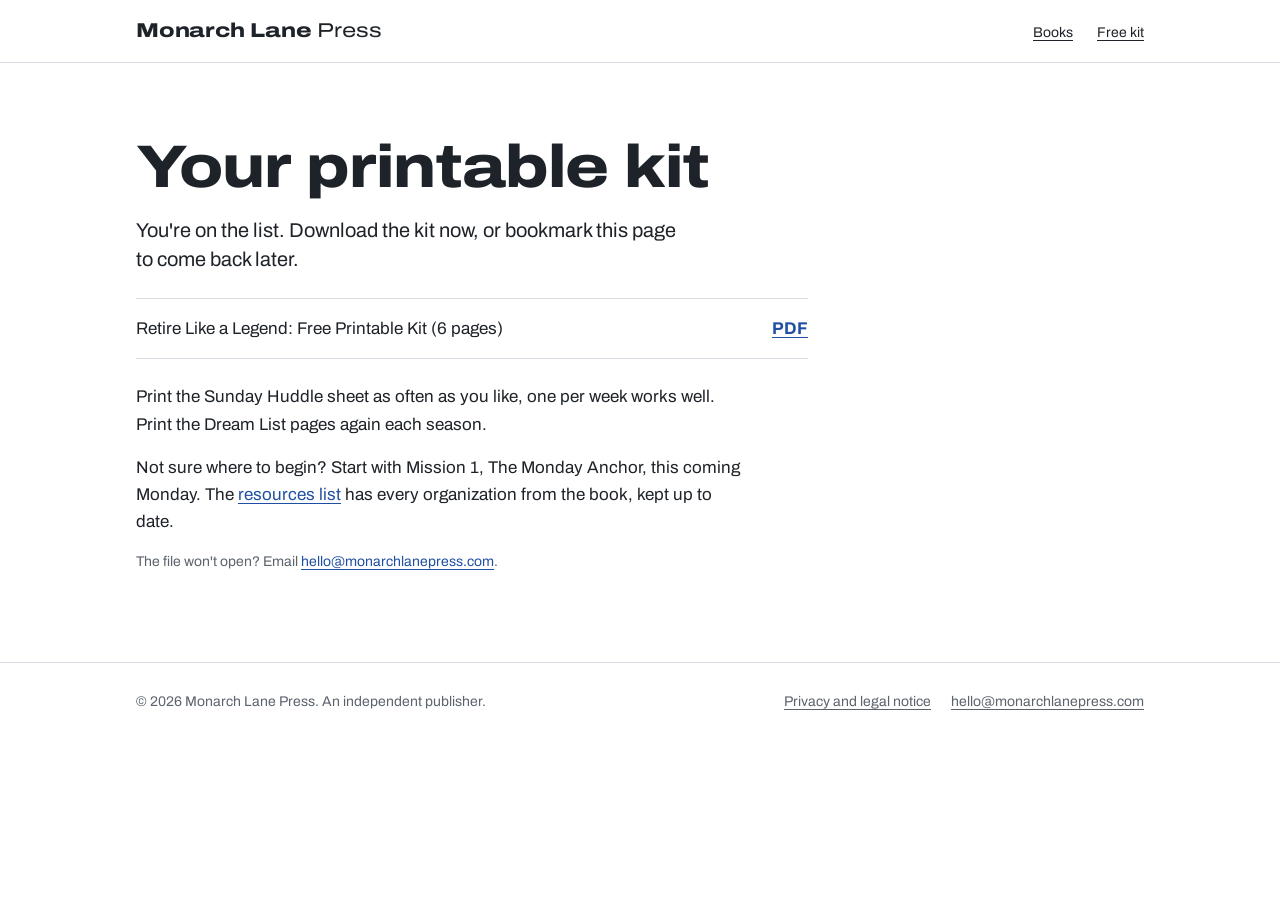
<file: retirement/kit/index.html>
<!doctype html>
<html lang="en">
<head>
  <meta charset="utf-8">
  <meta name="viewport" content="width=device-width, initial-scale=1">
  <meta name="robots" content="noindex, nofollow">
  <title>Your printable kit: Retire Like a Legend</title>
  <link rel="icon" href="/favicon.svg" type="image/svg+xml">
  <link rel="preload" href="/assets/fonts/archivo-latin-wdth-normal.woff2" as="font" type="font/woff2" crossorigin>
  <link rel="stylesheet" href="/assets/site.css">
  <style>
    .cover.photo { padding: 0; background: #1e2b3c; }
    .res { max-width: var(--measure); padding-left: 1.1rem; }
    .res li { margin-bottom: 0.3rem; }
    .start { max-width: var(--measure); padding-left: 1.2rem; }
    .start li { margin-bottom: 0.6rem; }
  </style>
</head>
<body>
  <a class="skip" href="#main">Skip to content</a>
  <header class="masthead">
    <div class="wrap">
      <a class="wordmark" href="/">Monarch Lane <span>Press</span></a>
      <nav aria-label="Main">
        <a href="/#books">Books</a>
        <a href="/retirement/">Free kit</a>
      </nav>
    </div>
  </header>
  <main id="main">
    <section>
      <div class="wrap">
        <h1>Your printable kit</h1>
        <p class="lede">You're on the list. Download the kit now, or bookmark this page to come back later.</p>
        <ul class="downloads">
          <li><span>Retire Like a Legend: Free Printable Kit (6 pages)</span> <span class="dl"><a href="/retirement/files/retire-like-a-legend-printable-kit.pdf" download aria-label="Download the printable kit, PDF file">PDF</a></span></li>
        </ul>
        <p style="margin-top:1.5rem">Print the Sunday Huddle sheet as often as you like, one per week works well. Print the Dream List pages again each season.</p>
        <p>Not sure where to begin? Start with Mission 1, The Monday Anchor, this coming Monday. The <a href="/retirement/#resources">resources list</a> has every organization from the book, kept up to date.</p>
        <p class="small">The file won't open? Email <a href="mailto:hello@monarchlanepress.com">hello@monarchlanepress.com</a>.</p>
      </div>
    </section>
  </main>
  <footer class="footer">
    <div class="wrap">
      <p>&copy; 2026 Monarch Lane Press. An independent publisher.</p>
      <nav aria-label="Footer">
        <a href="/privacy/">Privacy and legal notice</a>
        <a href="mailto:hello@monarchlanepress.com">hello@monarchlanepress.com</a>
      </nav>
    </div>
  </footer>
</body>
</html>
</file>
<file: assets/site.css>
/* Monarch Lane Press
   Palette: white page, graphite ink, ledger-blue links,
   and one loud object per page: the legal pad (sign-up) or the book cover. */

@font-face {
  font-family: "Archivo";
  font-style: normal;
  font-display: swap;
  font-weight: 100 900;
  font-stretch: 62% 125%;
  src: url("fonts/archivo-latin-wdth-normal.woff2") format("woff2-variations");
  unicode-range: U+0000-00FF, U+0131, U+0152-0153, U+02BB-02BC, U+02C6, U+02DA, U+02DC,
    U+0304, U+0308, U+0329, U+2000-206F, U+2074, U+20AC, U+2122, U+2191, U+2193, U+2212,
    U+2215, U+FEFF, U+FFFD;
}
@font-face {
  font-family: "Archivo";
  font-style: normal;
  font-display: swap;
  font-weight: 100 900;
  font-stretch: 62% 125%;
  src: url("fonts/archivo-latin-ext-wdth-normal.woff2") format("woff2-variations");
  unicode-range: U+0100-02AF, U+0304, U+0308, U+0329, U+1E00-1E9F, U+1EF2-1EFF, U+2020,
    U+20A0-20AB, U+20AD-20C0, U+2113, U+2C60-2C7F, U+A720-A7FF;
}

:root {
  --paper: #ffffff;
  --ink: #1e2329;
  --muted: #5b636d;
  --rule: #d9dee4;
  --link: #1f4fa3;
  --pad: #fff3a8;
  --pad-line: #9db9e0;
  --pad-margin: #d9534f;
  --cover: #000000;
  --gold: #f2c230;
  --focus: #1f4fa3;

  --step--1: 0.875rem;
  --step-0: 1.0625rem;
  --step-1: 1.25rem;
  --step-2: 1.625rem;
  --step-3: 2.25rem;
  --step-4: clamp(2.25rem, 1.4rem + 3.6vw, 3.75rem);

  --measure: 38rem;
  --gutter: clamp(1rem, 4vw, 2.5rem);
}

*,
*::before,
*::after {
  box-sizing: border-box;
}

html {
  -webkit-text-size-adjust: 100%;
}

body {
  margin: 0;
  background: var(--paper);
  color: var(--ink);
  font-family: "Archivo", "Helvetica Neue", Arial, sans-serif;
  font-size: var(--step-0);
  font-stretch: 100%;
  line-height: 1.6;
  font-weight: 400;
}

img {
  max-width: 100%;
  display: block;
}

a {
  color: var(--link);
  text-decoration-thickness: 1px;
  text-underline-offset: 0.18em;
}
a:hover {
  text-decoration-thickness: 2px;
}

:focus-visible {
  outline: 3px solid var(--focus);
  outline-offset: 3px;
}

.skip {
  position: absolute;
  left: -999px;
}
.skip:focus {
  left: var(--gutter);
  top: 0.5rem;
  background: var(--paper);
  padding: 0.5rem 0.75rem;
  z-index: 10;
}

.wrap {
  max-width: 68rem;
  margin: 0 auto;
  padding: 0 var(--gutter);
}

/* Masthead */

.masthead {
  border-bottom: 1px solid var(--rule);
}
.masthead .wrap {
  display: flex;
  align-items: baseline;
  justify-content: space-between;
  gap: 1rem;
  padding-top: 1.1rem;
  padding-bottom: 1.1rem;
  flex-wrap: wrap;
}
.wordmark {
  font-stretch: 125%;
  font-weight: 800;
  font-size: var(--step-1);
  letter-spacing: -0.01em;
  color: var(--ink);
  text-decoration: none;
  line-height: 1;
}
.wordmark span {
  font-weight: 400;
}
.masthead nav a {
  margin-left: 1.25rem;
  font-size: var(--step--1);
  color: var(--ink);
}
.masthead nav a:first-child {
  margin-left: 0;
}

/* Type */

h1,
h2,
h3 {
  font-stretch: 118%;
  font-weight: 800;
  letter-spacing: -0.015em;
  line-height: 1.08;
  margin: 0;
}
h1 {
  font-size: var(--step-4);
  max-width: 16ch;
  margin-bottom: 1rem;
}
h2 {
  font-size: var(--step-3);
  margin-bottom: 0.75rem;
}
h3 {
  font-size: var(--step-1);
  font-stretch: 110%;
  line-height: 1.2;
}
p {
  margin: 0 0 1rem;
  max-width: var(--measure);
}
.lede {
  font-size: var(--step-1);
  line-height: 1.45;
  color: var(--ink);
  max-width: 34rem;
}
.small {
  font-size: var(--step--1);
  color: var(--muted);
}

section {
  padding: clamp(2.5rem, 6vw, 4.5rem) 0;
}
section + section {
  border-top: 1px solid var(--rule);
}

/* Hero (home) */

.hero {
  display: grid;
  grid-template-columns: minmax(0, 1fr) auto;
  gap: clamp(2rem, 6vw, 5rem);
  align-items: center;
}
.hero h1 {
  margin-bottom: 1.25rem;
}

/* Book cover: CSS rendering, replaced by the real cover image when it loads */

.cover {
  position: relative;
  width: clamp(11rem, 26vw, 16rem);
  aspect-ratio: 5 / 8;
  background: var(--cover);
  color: #fff;
  padding: 1.75rem 1.5rem;
  display: flex;
  text-decoration: none;
  flex-direction: column;
  box-shadow: 0 1px 0 #000, 14px 18px 0 -6px #e9edf1;
  flex-shrink: 0;
}
.cover .c-num {
  font-stretch: 112%;
  font-weight: 800;
  font-size: clamp(2rem, 4.6vw, 3rem);
  line-height: 0.95;
  margin-bottom: 0.15em;
}
.cover .c-big {
  font-stretch: 112%;
  font-weight: 800;
  font-size: clamp(1.45rem, 3.2vw, 2.1rem);
  line-height: 1;
  margin-bottom: 0.3em;
}
.cover .c-label {
  align-self: flex-start;
  background: var(--gold);
  color: #000;
  font-stretch: 112%;
  font-weight: 800;
  font-size: clamp(1.6rem, 3.6vw, 2.3rem);
  line-height: 1;
  padding: 0.12em 0.22em 0.1em;
  margin-bottom: 0.35em;
}
.cover .c-title {
  font-stretch: 112%;
  font-weight: 800;
  font-size: clamp(0.95rem, 1.9vw, 1.2rem);
  line-height: 1.1;
}
.cover .c-sub {
  margin-top: 0.9em;
  font-size: clamp(0.55rem, 1vw, 0.68rem);
  line-height: 1.35;
  color: #a7adb4;
}
.cover .c-author {
  margin-top: auto;
  font-size: clamp(0.6rem, 1.1vw, 0.75rem);
  font-weight: 600;
  letter-spacing: 0.02em;
}
.cover img {
  position: absolute;
  inset: 0;
  width: 100%;
  height: 100%;
  object-fit: cover;
}
.cover.small {
  width: 7.5rem;
  padding: 0.85rem 0.7rem;
}
.cover.small .c-label {
  font-size: 1.05rem;
}
.cover.small .c-title {
  font-size: 0.6rem;
}
.cover.small .c-num {
  font-size: 1.3rem;
}
.cover.small .c-big {
  font-size: 0.95rem;
}
.cover.small .c-sub,
.cover.small .c-author {
  display: none;
}

/* Book list (home) */

.books {
  list-style: none;
  padding: 0;
  margin: 1.5rem 0 0;
}
.book {
  display: grid;
  grid-template-columns: 7.5rem minmax(0, 1fr);
  gap: 1.75rem;
  padding: 1.75rem 0;
  border-top: 1px solid var(--rule);
}
.book:first-child {
  border-top: 0;
  padding-top: 0.5rem;
}
.book h3 {
  margin-bottom: 0.35rem;
}
.book .status {
  font-size: var(--step--1);
  color: var(--muted);
  margin-bottom: 0.6rem;
}
.book .actions a {
  margin-right: 1.25rem;
  font-weight: 600;
}
.slot {
  width: 7.5rem;
  aspect-ratio: 5 / 8;
  border: 1.5px dashed #b9c1ca;
}

/* Buttons */

.button {
  display: inline-block;
  background: var(--ink);
  color: #fff;
  border: 0;
  font: inherit;
  font-weight: 700;
  font-stretch: 105%;
  padding: 0.8rem 1.3rem;
  cursor: pointer;
  text-decoration: none;
  border-radius: 2px;
}
.button:hover {
  background: #000;
}
.button[disabled] {
  opacity: 0.55;
  cursor: not-allowed;
}

/* The legal pad: the sign-up form.
   Everything inside sits on a 2rem grid, so each line of text rests on a rule. */

.pad {
  --line: 2rem;
  --drop: 0.3rem; /* how far the rule sits above the bottom of each line box */
  position: relative;
  background-color: var(--pad);
  background-image: repeating-linear-gradient(
    to bottom,
    transparent 0,
    transparent calc(var(--line) - 1px),
    var(--pad-line) calc(var(--line) - 1px),
    var(--pad-line) var(--line)
  );
  background-position: 0 calc(var(--drop) * -1);
  padding: 0 1.5rem var(--line) 3.6rem;
  line-height: var(--line);
  box-shadow: 0 2px 0 #e6d77f, 0 4px 0 #f6eb9c;
}
.pad::before {
  /* the red double margin line */
  content: "";
  position: absolute;
  top: var(--line);
  bottom: 0;
  left: 2.4rem;
  width: 4px;
  border-left: 1px solid var(--pad-margin);
  border-right: 1px solid var(--pad-margin);
}
.pad .pad-top {
  height: var(--line);
  margin: 0 -1.5rem var(--line) -3.6rem;
  background: #7a1f1f;
}
.pad h2 {
  font-size: var(--step-2);
  line-height: var(--line);
  margin: 0;
}
.pad p {
  line-height: var(--line);
  margin: 0;
}
.pad label {
  display: block;
  font-weight: 700;
}
.pad input[type="email"] {
  display: block;
  width: 100%;
  height: var(--line);
  margin: calc(var(--drop) * -1) 0 var(--drop);
  font: inherit;
  font-size: 1.05rem;
  padding: 0 0.5rem;
  border: 0;
  border-bottom: 2px solid var(--ink);
  background: #fffbe1;
  color: var(--ink);
  border-radius: 0;
}
.pad input[type="email"]::placeholder {
  color: #7d7a63;
}
.pad .consent {
  display: grid;
  grid-template-columns: auto 1fr;
  column-gap: 0.6rem;
  align-items: start;
  font-weight: 400;
  font-size: var(--step--1);
  line-height: var(--line);
  margin: var(--line) 0 0;
}
.pad .consent input {
  width: 1.1rem;
  height: 1.1rem;
  margin: 0.55rem 0 0;
  accent-color: var(--ink);
}
.pad .hp {
  position: absolute;
  left: -9999px;
}
.pad .button {
  line-height: var(--line);
  padding: 0.5rem 1.3rem;
  margin: 0.5rem 0;
}
.pad .msg {
  font-weight: 700;
}
.pad .msg:empty {
  display: none;
}
.pad .fine {
  font-size: var(--step--1);
  color: #4a4f55;
}

/* Reader page layout */

.reader {
  display: grid;
  grid-template-columns: minmax(0, 1fr) minmax(0, 24rem);
  gap: clamp(2rem, 6vw, 4.5rem);
  align-items: start;
}
.reader-head {
  display: flex;
  gap: 1.75rem;
  align-items: flex-start;
  margin-bottom: 2rem;
}
.reader-head h1 {
  font-size: clamp(1.9rem, 1.3rem + 2.4vw, 2.9rem);
  max-width: 18ch;
  margin-bottom: 0.75rem;
}

.inside {
  list-style: none;
  padding: 0;
  margin: 0;
  max-width: var(--measure);
}
.inside li {
  display: grid;
  grid-template-columns: 5.25rem minmax(0, 1fr);
  gap: 1rem;
  padding: 0.95rem 0;
  border-top: 1px solid var(--rule);
}
.inside li:last-child {
  border-bottom: 1px solid var(--rule);
}
.inside .fmt {
  font-size: var(--step--1);
  font-weight: 700;
  color: var(--muted);
  padding-top: 0.15rem;
}
.inside strong {
  display: block;
  font-weight: 700;
}
.inside span.desc {
  color: var(--muted);
  font-size: 0.97rem;
}

/* Update log */

.log {
  width: 100%;
  border-collapse: collapse;
  font-size: 0.97rem;
  margin-top: 1.25rem;
}
.log th,
.log td {
  text-align: left;
  vertical-align: top;
  padding: 0.75rem 1rem 0.75rem 0;
  border-bottom: 1px solid var(--rule);
}
.log th {
  font-weight: 700;
  font-size: var(--step--1);
  color: var(--muted);
  border-bottom: 2px solid var(--ink);
}
.log td:first-child {
  white-space: nowrap;
  font-weight: 600;
}

/* Downloads page */

.downloads {
  list-style: none;
  padding: 0;
  margin: 1.5rem 0 0;
  max-width: 42rem;
}
.downloads li {
  display: flex;
  justify-content: space-between;
  gap: 1rem;
  align-items: baseline;
  padding: 1rem 0;
  border-top: 1px solid var(--rule);
}
.downloads li:last-child {
  border-bottom: 1px solid var(--rule);
}
.downloads a {
  font-weight: 700;
  white-space: nowrap;
}
.downloads .dl {
  display: flex;
  gap: 1.25rem;
  flex-shrink: 0;
}

/* Prose pages */

.prose h2 {
  font-size: var(--step-2);
  margin: 2.25rem 0 0.6rem;
}
.prose ul {
  max-width: var(--measure);
  padding-left: 1.2rem;
}
.prose li {
  margin-bottom: 0.4rem;
}

/* Footer */

.footer {
  border-top: 1px solid var(--rule);
  padding: 1.75rem 0 2.5rem;
  font-size: var(--step--1);
  color: var(--muted);
}
.footer .wrap {
  display: flex;
  flex-wrap: wrap;
  gap: 0.5rem 2rem;
  justify-content: space-between;
}
.footer p {
  margin: 0;
}
.footer a {
  color: var(--muted);
}
.footer nav {
  display: flex;
  flex-wrap: wrap;
  gap: 0.25rem 1.25rem;
}

/* Small screens */

@media (max-width: 760px) {
  .hero {
    grid-template-columns: 1fr;
  }
  .hero .cover {
    order: -1;
    width: 11rem;
  }
  .reader {
    grid-template-columns: 1fr;
  }
  .reader .pad {
    order: -1; /* on phones, the sign-up comes before the file list */
  }
  .reader-head .cover {
    display: none;
  }
  .book {
    grid-template-columns: 5.5rem minmax(0, 1fr);
    gap: 1.1rem;
  }
  .cover.small,
  .slot {
    width: 5.5rem;
  }
  .cover.small .c-label {
    font-size: 0.8rem;
  }
  .cover.small .c-title {
    font-size: 0.45rem;
  }
  .cover.small .c-num {
    font-size: 0.95rem;
  }
  .cover.small .c-big {
    font-size: 0.7rem;
  }
  .log thead {
    display: none;
  }
  .log,
  .log tbody,
  .log tr,
  .log td {
    display: block;
  }
  .log tr {
    border-bottom: 1px solid var(--rule);
    padding: 0.6rem 0;
  }
  .log td {
    border: 0;
    padding: 0.15rem 0;
  }
  .log td[data-label]::before {
    content: attr(data-label) ": ";
    font-weight: 700;
    color: var(--muted);
  }
  .pad {
    padding-left: 2.9rem;
    padding-right: 1.1rem;
  }
  .pad::before {
    left: 1.9rem;
  }
  .pad .pad-top {
    margin-left: -2.9rem;
    margin-right: -1.1rem;
  }
}

@media (prefers-reduced-motion: reduce) {
  * {
    transition: none !important;
    animation: none !important;
  }
}
</file>
